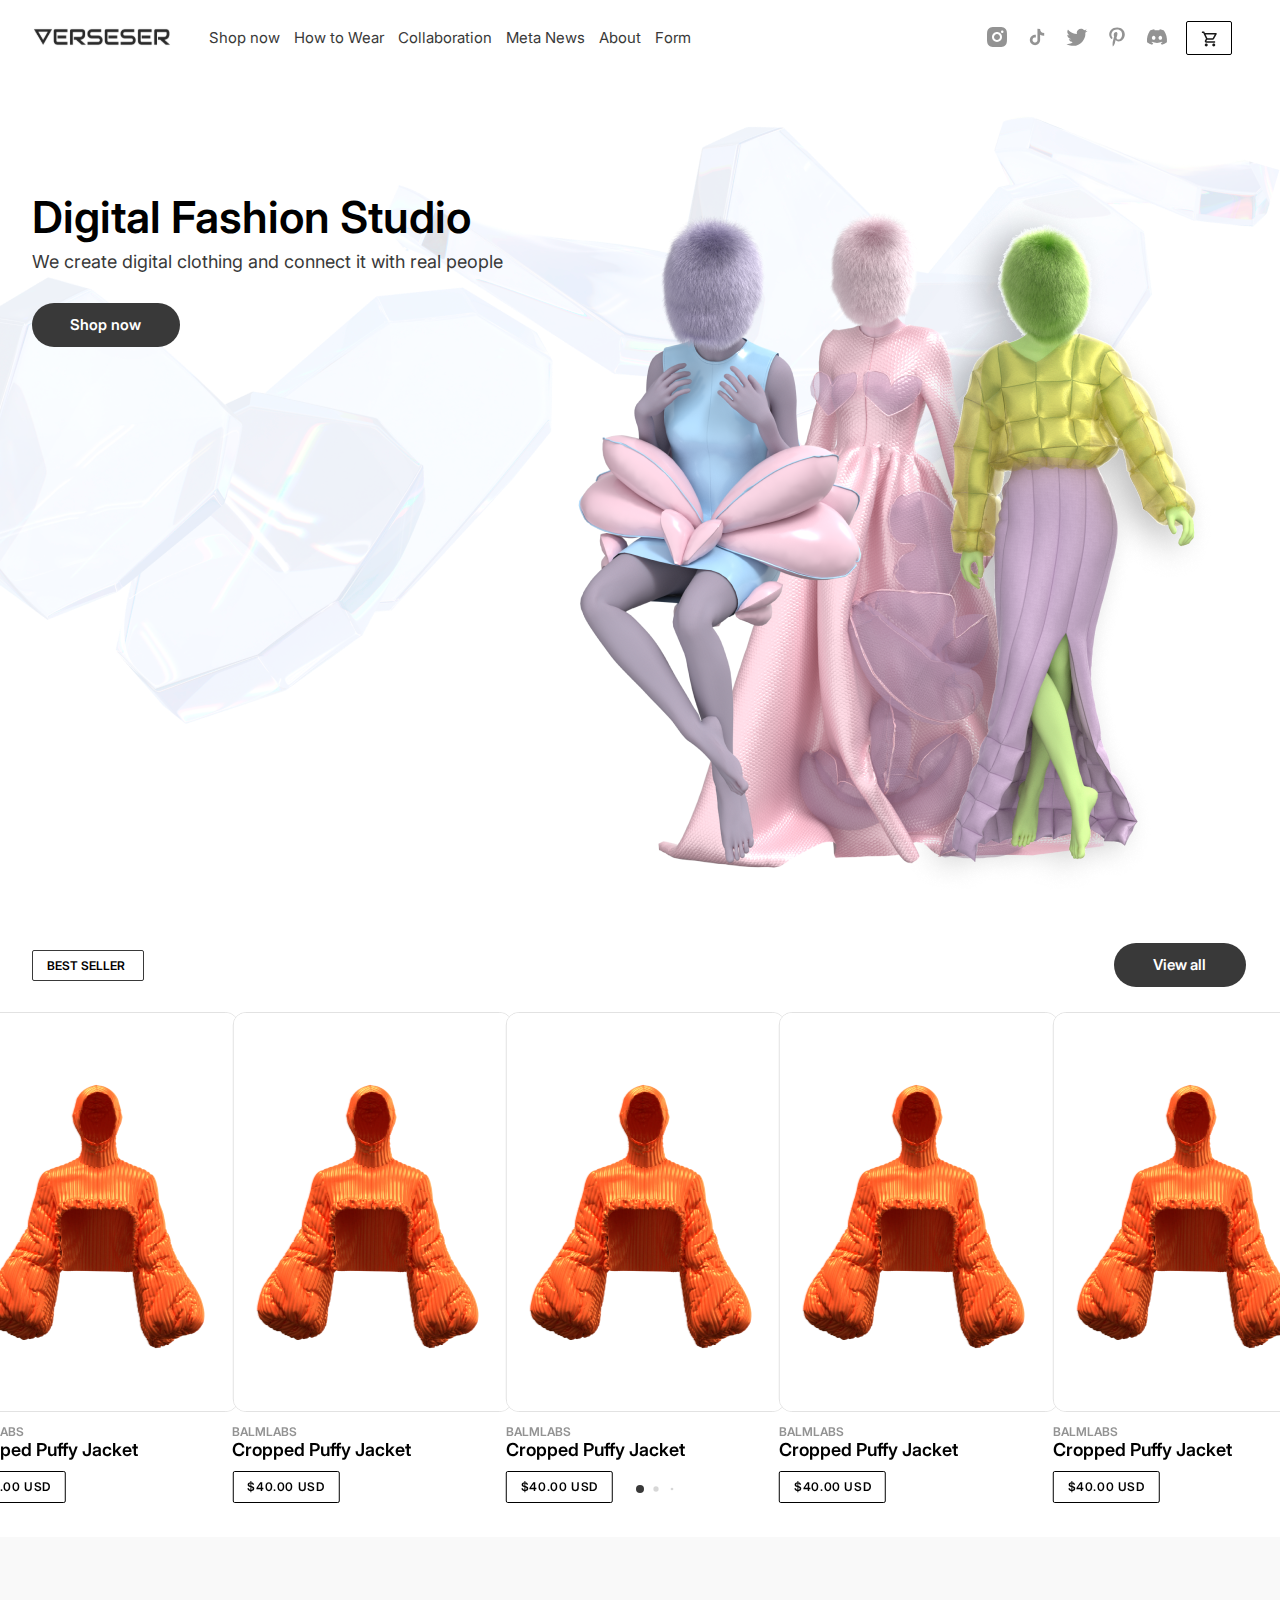
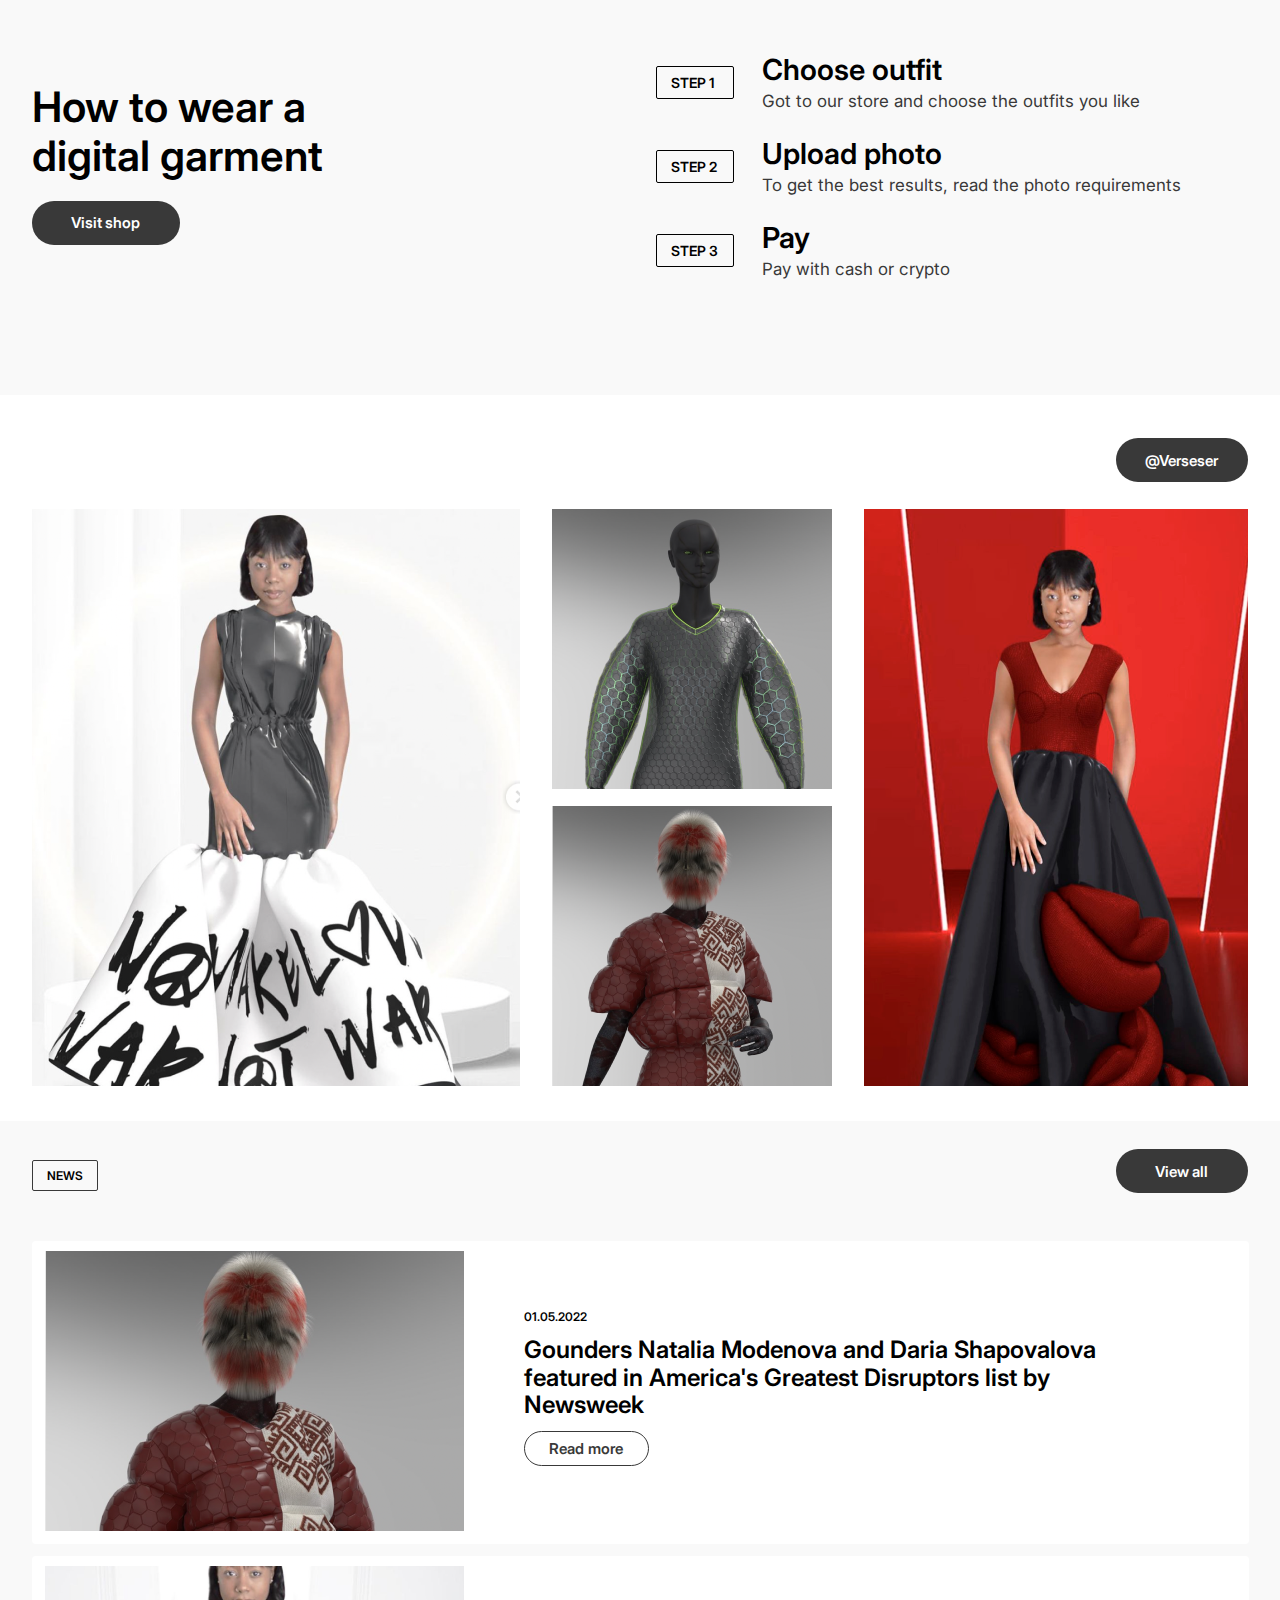
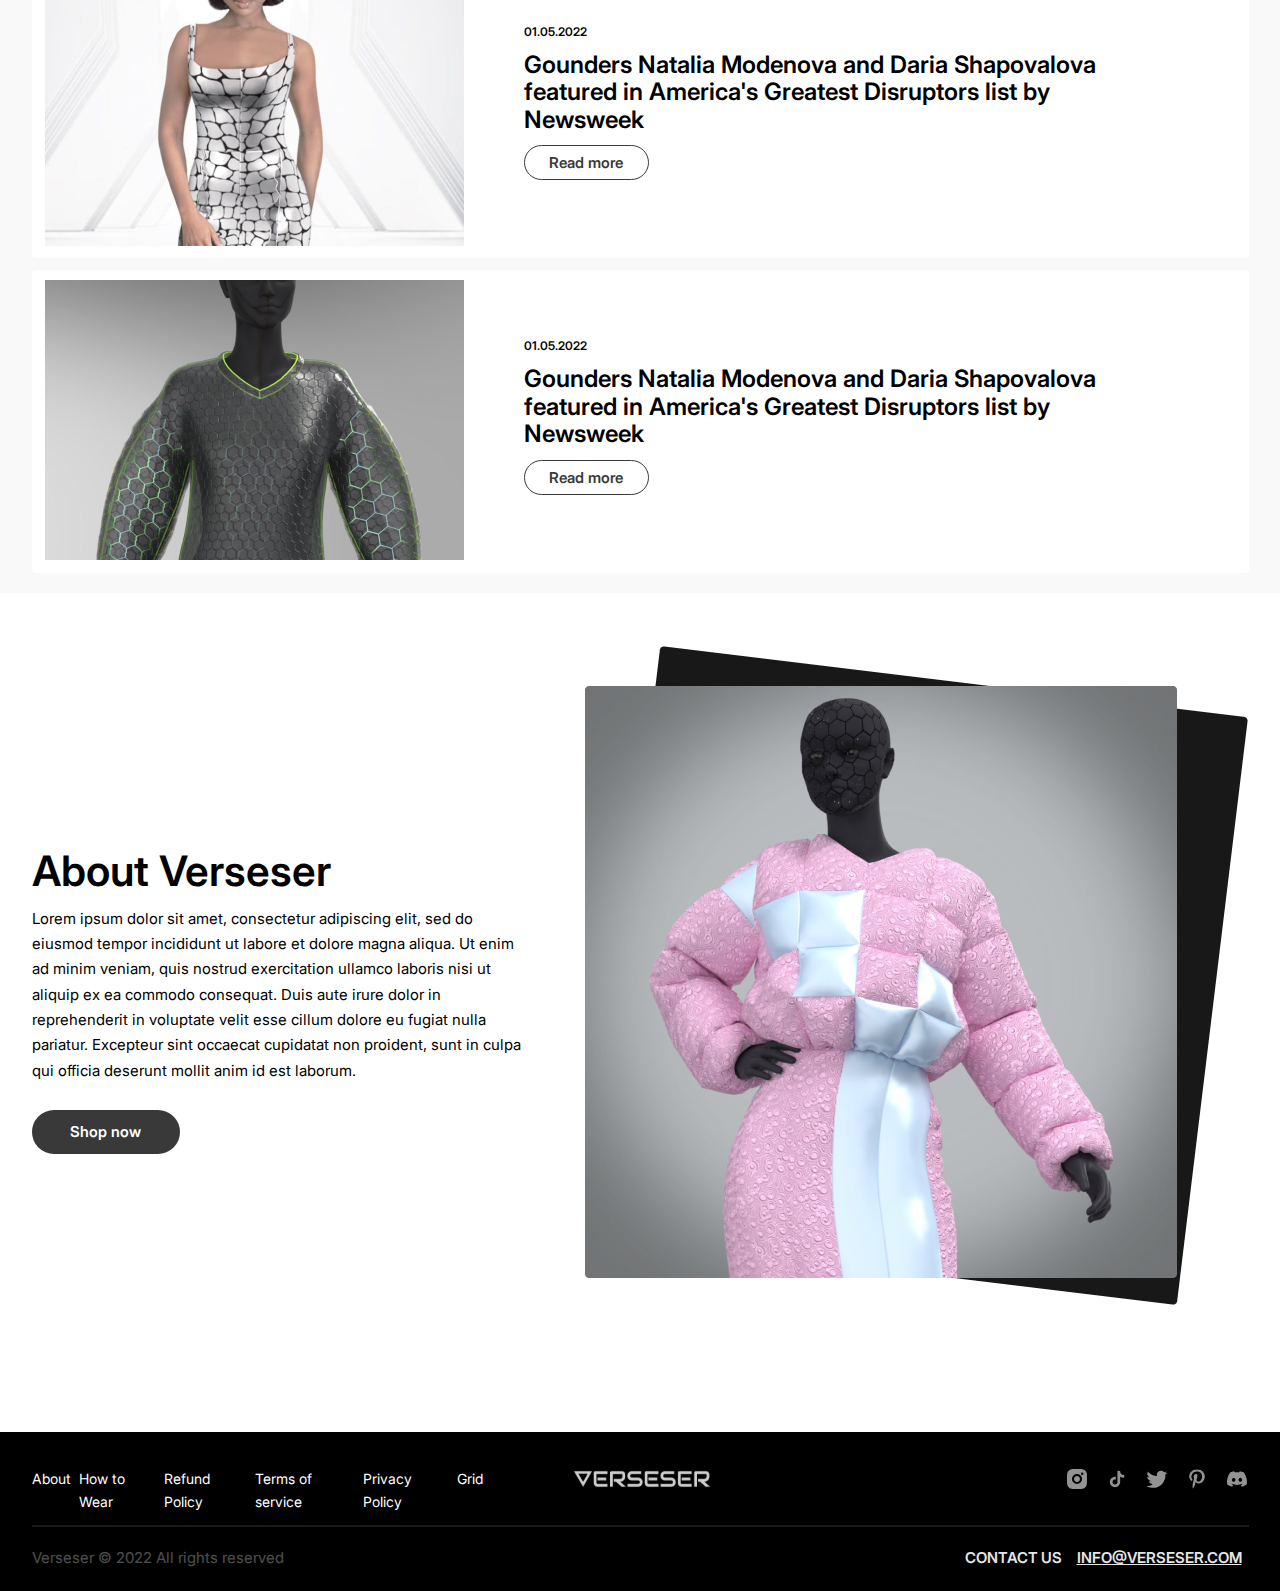
<file: index.html>
<!DOCTYPE html>
<html lang="en">
<head>
    <meta charset="UTF-8">
    <meta name="viewport" content="width=device-width, initial-scale=1.0">
    <title>Verseser</title>

    <link rel="stylesheet" href="css/normalize.css">
    <link rel="stylesheet" href="css/swiper-bundle.min.css">
    <link rel="stylesheet" href="css/style.css">
</head>
<body>


<header class="header">
    <div class="container">
        <div class="logo">
            <img src="images/logo.svg" alt="Logo">
        </div>

        <nav class="menu">
            <ul class="menu-list">
                <li class="menu-item">
                    <a href="#">Shop now</a>
                </li>
                <li class="menu-item">
                    <a href="#">How to Wear</a>
                </li>
                <li class="menu-item">
                    <a href="#">Collaboration</a>
                </li>
                <li class="menu-item">
                    <a href="#">Meta News</a>
                </li>
                <li class="menu-item">
                    <a href="#">About</a>
                </li>
                <li class="menu-item">
                    <a href="form.html">Form</a>
                </li>
            </ul>
        </nav>
        <nav class="social-media">
            <ul class="social-icons-list">
                <li class="icon-item">
                    <a href="#" target="_blank">
                        <img src="images/inst.svg" alt="Instagram">
                    </a>
                </li>
                <li class="icon-item">
                    <a href="#" target="_blank">
                        <img src="images/tiktok.svg" alt="TikTok">
                    </a>
                </li>
                <li class="icon-item">
                    <a href="#" target="_blank">
                        <img src="images/twitter.svg" alt="Twitter">
                    </a>
                </li>
                <li class="icon-item">
                    <a href="#" target="_blank">
                        <img src="images/pinterest.svg" alt="Pinterest">
                    </a>
                </li>
                <li class="icon-item">
                    <a href="#" target="_blank">
                        <img src="images/discord.svg" alt="Discord">
                    </a>
                </li>
            </ul>
        </nav>
        <div class="basket">
            <a href="#">
                <img src="images/basket.svg" alt="Basket" class="basket-image">
            </a>
        </div>
    </div>
</header>

<main>
    <section class="main-content">
        <div class="container">
            <img src="images/main_background.png" alt="Background" class="background-image">
            <div class="main-items">
                <div class="main-info">
                    <h1 class="main-title">Digital Fashion Studio</h1>
                    <p class="main-text">We create digital clothing and connect it with real people</p>
                    <div class="main-action">
                        <button class="button shop-now-btn" id="main-action-button">Shop now</button>
                    </div>
                </div>
                <div class="main-image">
                    <img src="images/main_image.png" alt="Dress">
                </div>

            </div>
        </div>
    </section>


    <section class="discount-catalog">
        <h2 class="sr-only">Discount catalog</h2>
        <div class="container">
            <header class="header-best-seller">
                <div class="name-of-section name-of-section-best-seller">
                    <p class="text-name-of-section">BEST SELLER</p>
                </div>
                <button class="button view-all-btn">View all</button>
            </header>
        </div>
        <div class="slide-container swiper">
            <div class="swiper-pagination"></div>
            <div class="slide-content">
                <div class="card-wrapper swiper-wrapper">
                    <div class="card swiper-slide">
                        <div class="image-content">
                            <div class="card-image">
                                <img src="images/slider_jacket.png" alt="Dress" class="card-img">
                            </div>
                        </div>
                        <div class="card-content">
                            <p class="firm-name">BALMLABS</p>
                            <p class="product-name">Cropped Puffy Jacket</p>
                            <div class="price">
                                <p class="price-count">$40.00 USD</p>
                            </div>
                        </div>
                    </div>
                    <div class="card swiper-slide">
                        <div class="image-content">
                            <div class="card-image">
                                <img src="images/slider_jacket.png" alt="Dress" class="card-img">
                            </div>
                        </div>
                        <div class="card-content">
                            <p class="firm-name">BALMLABS</p>
                            <p class="product-name">Cropped Puffy Jacket</p>
                            <div class="price">
                                <p class="price-count">$40.00 USD</p>
                            </div>
                        </div>
                    </div>
                    <div class="card swiper-slide">
                        <div class="image-content">
                            <div class="card-image">
                                <img src="images/slider_jacket.png" alt="Dress" class="card-img">
                            </div>
                        </div>
                        <div class="card-content">
                            <p class="firm-name">BALMLABS</p>
                            <p class="product-name">Cropped Puffy Jacket</p>
                            <div class="price">
                                <p class="price-count">$40.00 USD</p>
                            </div>
                        </div>
                    </div>
                    <div class="card swiper-slide">
                        <div class="image-content">
                            <div class="card-image">
                                <img src="images/slider_jacket.png" alt="Dress" class="card-img">
                            </div>
                        </div>
                        <div class="card-content">
                            <p class="firm-name">BALMLABS</p>
                            <p class="product-name">Cropped Puffy Jacket</p>
                            <div class="price">
                                <p class="price-count">$40.00 USD</p>
                            </div>
                        </div>
                    </div>
                    <div class="card swiper-slide">
                        <div class="image-content">
                            <div class="card-image">
                                <img src="images/slider_jacket.png" alt="Dress" class="card-img">
                            </div>
                        </div>
                        <div class="card-content">
                            <p class="firm-name">BALMLABS</p>
                            <p class="product-name">Cropped Puffy Jacket</p>
                            <div class="price">
                                <p class="price-count">$40.00 USD</p>
                            </div>
                        </div>
                    </div>
                    <div class="card swiper-slide">
                        <div class="image-content">
                            <div class="card-image">
                                <img src="images/slider_jacket.png" alt="Dress" class="card-img">
                            </div>
                        </div>
                        <div class="card-content">
                            <p class="firm-name">BALMLABS</p>
                            <p class="product-name">Cropped Puffy Jacket</p>
                            <div class="price">
                                <p class="price-count">$40.00 USD</p>
                            </div>
                        </div>
                    </div>
                    <div class="card swiper-slide">
                        <div class="image-content">
                            <div class="card-image">
                                <img src="images/slider_jacket.png" alt="Dress" class="card-img">
                            </div>
                        </div>
                        <div class="card-content">
                            <p class="firm-name">BALMLABS</p>
                            <p class="product-name">Cropped Puffy Jacket</p>
                            <div class="price">
                                <p class="price-count">$40.00 USD</p>
                            </div>
                        </div>
                    </div>
                    <div class="card swiper-slide">
                        <div class="image-content">
                            <div class="card-image">
                                <img src="images/slider_jacket.png" alt="Dress" class="card-img">
                            </div>
                        </div>
                        <div class="card-content">
                            <p class="firm-name">BALMLABS</p>
                            <p class="product-name">Cropped Puffy Jacket</p>
                            <div class="price">
                                <p class="price-count">$40.00 USD</p>
                            </div>
                        </div>
                    </div>
                    <div class="card swiper-slide">
                        <div class="image-content">
                            <div class="card-image">
                                <img src="images/slider_jacket.png" alt="Dress" class="card-img">
                            </div>
                        </div>
                        <div class="card-content">
                            <p class="firm-name">BALMLABS</p>
                            <p class="product-name">Cropped Puffy Jacket</p>
                            <div class="price">
                                <p class="price-count">$40.00 USD</p>
                            </div>
                        </div>
                    </div>
                </div>
            </div>


        </div>
    </section>

    <section class="how-to-wear">
        <div class="container">
            <div class="how-to-wear-items">
                <div class="how-to-wear-info">
                    <h2 class="title-how-to-wear">How to wear a digital garment </h2>
                    <button class="button how-to-wear-button">Visit shop</button>
                </div>
                <div class="step-list">
                    <div class="step-item">
                        <div class="step-number">
                            <p class="step">STEP 1</p>
                        </div>
                        <div class="step-info">
                            <h3 class="step-title">Choose outfit</h3>
                            <p class="step-description">Got to our store and choose the outfits you like</p>
                        </div>
                    </div>
                    <div class="step-item">
                        <div class="step-number">
                            <p class="step">STEP 2</p>
                        </div>
                        <div class="step-info">
                            <h3 class="step-title">Upload photo</h3>
                            <p class="step-description">To get the best results, read the photo requirements</p>
                        </div>
                    </div>
                    <div class="step-item">
                        <div class="step-number">
                            <p class="step">STEP 3</p>
                        </div>
                        <div class="step-info">
                            <h3 class="step-title">Pay</h3>
                            <p class="step-description">Pay with cash or crypto</p>
                        </div>
                    </div>
                </div>
            </div>
        </div>
    </section>

    <section class="gallery">
        <h2 class="sr-only">Dress gallery</h2>
        <div class="container">
            <button class="button instagram-btn">@Verseser</button>
            <div class="gallery-grid">
                <div class="gallery-grid-image1">
                    <img src="images/gallery_1.png" alt="Image 1">
                </div>
                <div class="gallery-grid-image2">
                    <img src="images/gallery_2.png" alt="Image 2">
                </div>
                <div class="gallery-grid-image3">
                    <img src="images/gallery_3.png" alt="Image 3">
                </div>
                <div class="gallery-grid-image4">
                    <img src="images/gallery_4.png" alt="Image 4">
                </div>
            </div>
        </div>
    </section>

    <section class="news">
        <h2 class="sr-only">News</h2>
        <div class="container">
            <header class="news-header">
                <div class="name-of-section name-of-section-news">
                    <p class="text-name-of-section">NEWS</p>
                </div>
                <button class="button view-all-btn">View all</button>
            </header>
            <div class="news-block">
                <div class="news-list">
                    <div class="news-item">
                        <div class="news-image">
                            <img src="images/news_1.png" alt="News 1">
                        </div>
                        <div class="news-info">
                            <p class="news-date">01.05.2022</p>
                            <h3 class="news-title">Gounders Natalia Modenova and Daria Shapovalova
                                featured in America's Greatest Disruptors list by Newsweek</h3>
                            <button class="button read-more-btn">Read more</button>
                        </div>
                    </div>
                    <div class="news-item">
                        <div class="news-image">
                            <img src="images/news_2.png" alt="News 2">
                        </div>
                        <div class="news-info">
                            <p class="news-date">01.05.2022</p>
                            <h3 class="news-title">Gounders Natalia Modenova and Daria Shapovalova
                                featured in America's Greatest Disruptors list by Newsweek</h3>
                            <button class="button read-more-btn">Read more</button>
                        </div>
                    </div>
                    <div class="news-item">
                        <div class="news-image">
                            <img src="images/news_3.png" alt="News 3">
                        </div>
                        <div class="news-info">
                            <p class="news-date">01.05.2022</p>
                            <h3 class="news-title">Gounders Natalia Modenova and Daria Shapovalova
                                featured in America's Greatest Disruptors list by Newsweek</h3>
                            <button class="button read-more-btn">Read more</button>
                        </div>
                    </div>
                </div>
            </div>
        </div>

    </section>

    <section class="about">
        <div class="container">
            <div class="about-items">
                <div class="about-info">
                    <h2 class="about-title">About Verseser</h2>
                    <p class="about-description">Lorem ipsum dolor sit amet, consectetur adipiscing elit,
                        sed do eiusmod tempor incididunt ut labore et dolore magna aliqua.
                        Ut enim ad minim veniam, quis nostrud exercitation ullamco laboris nisi ut aliquip ex ea commodo
                        consequat.
                        Duis aute irure dolor in reprehenderit in voluptate velit esse cillum dolore eu fugiat nulla
                        pariatur.
                        Excepteur sint occaecat cupidatat non proident, sunt in culpa qui officia deserunt mollit anim
                        id est
                        laborum.</p>
                    <button class="button shop-now-btn-about">Shop now</button>
                </div>
                <div class="about-image">
                    <img src="images/about_image.png" alt="Dress">
                </div>
            </div>
        </div>
    </section>
</main>

<footer class="footer">
    <div class="container">
        <div class="menu-logo-social-icons">
            <nav class="menu-footer">
                <ul class="menu-list-footer">
                    <li class="menu-item-footer">
                        <a href="#">About</a>
                    </li>
                    <li class="menu-item-footer">
                        <a href="#">How to Wear</a>
                    </li>
                    <li class="menu-item-footer">
                        <a href="#">Refund Policy</a>
                    </li>
                    <li class="menu-item-footer">
                        <a href="#">Terms of service</a>
                    </li>
                    <li class="menu-item-footer">
                        <a href="#">Privacy Policy</a>
                    </li>
                    <li class="menu-item-footer">
                        <a href="grid.html">Grid</a>
                    </li>
                </ul>
            </nav>
            <div class="footer-img">
                <img src="images/logo_white.svg" alt="Logo">
            </div>
            <nav class="social-media-footer">
                <ul class="social-icons-list-footer">
                    <li class="icon-item">
                        <a href="#" target="_blank">
                            <img src="images/inst.svg" alt="Instagram">
                        </a>
                    </li>
                    <li class="icon-item">
                        <a href="#" target="_blank">
                            <img src="images/tiktok.svg" alt="TikTok">
                        </a>
                    </li>
                    <li class="icon-item">
                        <a href="#" target="_blank">
                            <img src="images/twitter.svg" alt="Twitter">
                        </a>
                    </li>
                    <li class="icon-item">
                        <a href="#" target="_blank">
                            <img src="images/pinterest.svg" alt="Pinterest">
                        </a>
                    </li>
                    <li class="icon-item">
                        <a href="#" target="_blank">
                            <img src="images/discord.svg" alt="Discord">
                        </a>
                    </li>
                </ul>
            </nav>
        </div>

        <div class="line-footer"></div>

        <div class="rights-contact">
            <p class="rights">Verseser © 2022 All rights reserved</p>
            <p class="contact">CONTACT US <a href="#" class="footer-verseser-link">INFO@VERSESER.COM</a></p>
        </div>
    </div>
</footer>


</body>

<script src="js/swiper-bundle.min.js"></script>

<script src="js/script.js"></script>

</html>
</file>
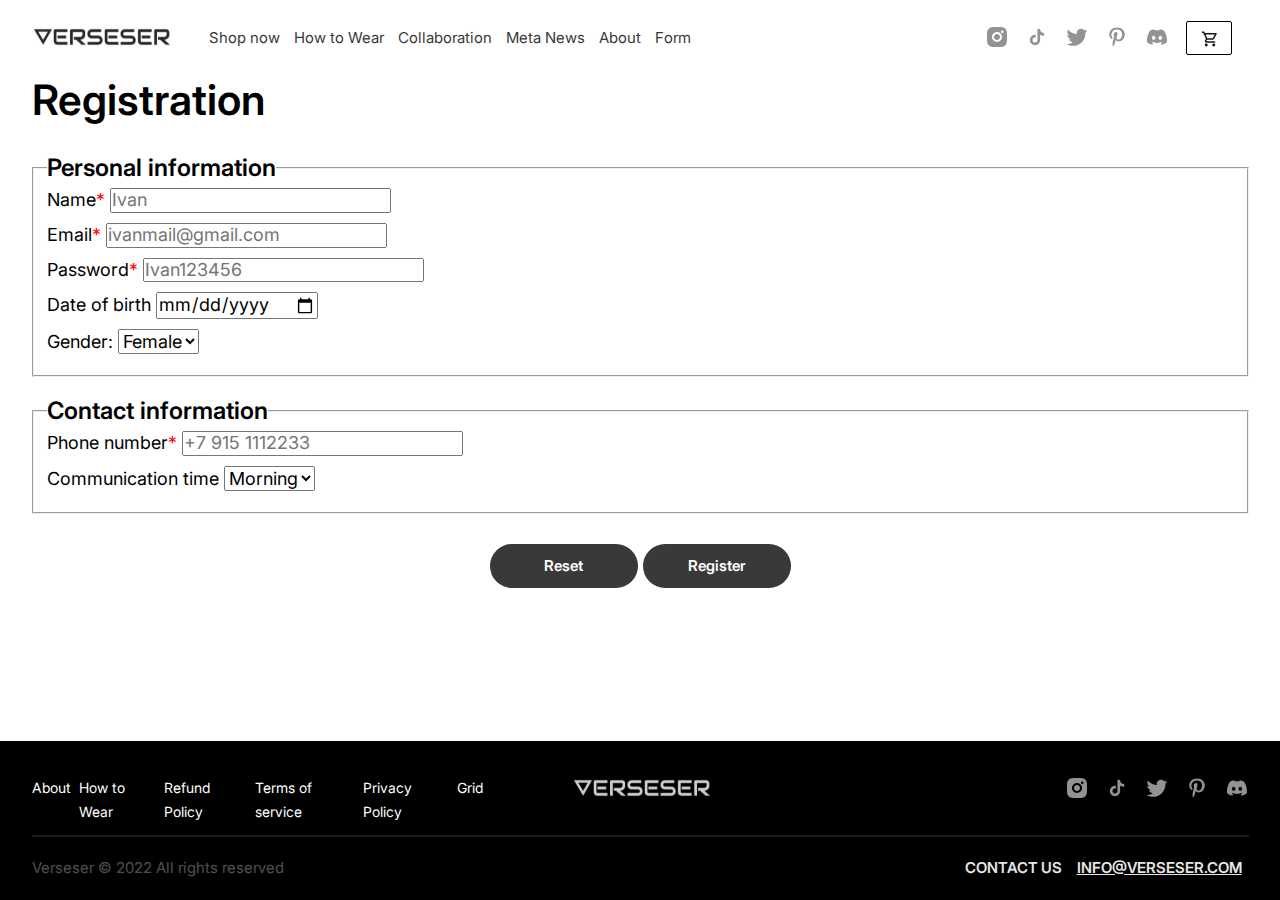
<file: form.html>
<!DOCTYPE html>
<html lang="en">
<head>
    <meta charset="UTF-8">
    <title>Form</title>

    <link rel="stylesheet" href="css/normalize.css">
    <link rel="stylesheet" href="css/style.css">
    <link rel="stylesheet" href="css/form_style.css">
</head>
<body>


<header class="header">
    <div class="container">
        <div class="logo">
            <img src="images/logo.svg" alt="Logo">
        </div>

        <nav class="menu">
            <ul class="menu-list">
                <li class="menu-item">
                    <a href="index.html">Shop now</a>
                </li>
                <li class="menu-item">
                    <a href="#">How to Wear</a>
                </li>
                <li class="menu-item">
                    <a href="#">Collaboration</a>
                </li>
                <li class="menu-item">
                    <a href="#">Meta News</a>
                </li>
                <li class="menu-item">
                    <a href="#">About</a>
                </li>
                <li class="menu-item">
                    <a href="form.html">Form</a>
                </li>
            </ul>
        </nav>
        <nav class="social-media">
            <ul class="social-icons-list">
                <li class="icon-item">
                    <a href="#" target="_blank">
                        <img src="images/inst.svg" alt="Instagram">
                    </a>
                </li>
                <li class="icon-item">
                    <a href="#" target="_blank">
                        <img src="images/tiktok.svg" alt="TikTok">
                    </a>
                </li>
                <li class="icon-item">
                    <a href="#" target="_blank">
                        <img src="images/twitter.svg" alt="Twitter">
                    </a>
                </li>
                <li class="icon-item">
                    <a href="#" target="_blank">
                        <img src="images/pinterest.svg" alt="Pinterest">
                    </a>
                </li>
                <li class="icon-item">
                    <a href="#" target="_blank">
                        <img src="images/discord.svg" alt="Discord">
                    </a>
                </li>
            </ul>
        </nav>
        <div class="basket">
            <a href="#">
                <img src="images/basket.svg" alt="Basket" class="basket-image">
            </a>
        </div>
    </div>
</header>

<main>
    <section class="registration">
        <div class="container">
            <h2 class="registration-title">Registration</h2>
            <div class="registration-form">
                <form action="//httpbin.org/post" method="post">
                    <fieldset class="personal-info-fieldset">
                        <legend>Personal information</legend>
                        <div class="input-blocks">
                            <div class="input-block">
                                <label>
                                    Name<span class="required-symbol">*</span>
                                    <input type="text" name="name" placeholder="Ivan" required>
                                </label>
                            </div>
                            <div class="input-block">
                                <label>
                                    Email<span class="required-symbol">*</span>
                                    <input type="email" name="email" placeholder="ivanmail@gmail.com" required>
                                </label>
                            </div>
                            <div class="input-block">
                                <label>
                                    Password<span class="required-symbol">*</span>
                                    <input type="password" name="password" placeholder="Ivan123456" required>
                                </label>
                            </div>
                            <div class="input-block">
                                <label>
                                    Date of birth
                                    <input type="date" name="date">
                                </label>
                            </div>
                            <div class="input-block">
                                <label>
                                    Gender:
                                    <select name="gender">
                                        <option value="male">Male</option>
                                        <option value="female" selected>Female</option>
                                    </select>
                                </label>
                            </div>
                        </div>
                    </fieldset>
                    <fieldset class="contact-info-fieldset">
                        <legend>Contact information</legend>
                        <div class="input-blocks">
                            <div class="input-block">
                                <label for="phone">
                                    Phone number<span class="required-symbol">*</span>
                                </label>
                                <input type="tel" id="phone" name="phone" minlength="11" maxlength="12"
                                       placeholder="+7 915 1112233" required>
                            </div>
                            <div class="input-block">
                                <label for="time">
                                    Communication time
                                </label>
                                <select class="select-time" id="time" name="time">
                                    <option value="morning" selected>Morning</option>
                                    <option value="daytime">Daytime</option>
                                    <option value="evening">Evening</option>
                                    <option value="night">Night</option>
                                </select>

                            </div>
                        </div>
                    </fieldset>
                    <div class="registration-form-buttons">
                        <button type="reset" class="button">Reset</button>
                        <button type="submit" class="button">Register</button>
                    </div>
                </form>
            </div>
        </div>
    </section>
</main>

    <footer class="footer">
        <div class="container">
            <div class="menu-logo-social-icons">
                <nav class="menu-footer">
                    <ul class="menu-list-footer">
                        <li class="menu-item-footer">
                            <a href="#">About</a>
                        </li>
                        <li class="menu-item-footer">
                            <a href="#">How to Wear</a>
                        </li>
                        <li class="menu-item-footer">
                            <a href="#">Refund Policy</a>
                        </li>
                        <li class="menu-item-footer">
                            <a href="#">Terms of service</a>
                        </li>
                        <li class="menu-item-footer">
                            <a href="#">Privacy Policy</a>
                        </li>
                        <li class="menu-item-footer">
                            <a href="grid.html">Grid</a>
                        </li>
                    </ul>
                </nav>
                <div class="footer-img">
                    <img src="images/logo_white.svg" alt="Logo">
                </div>
                <nav class="social-media-footer">
                    <ul class="social-icons-list-footer">
                        <li class="icon-item">
                            <a href="#" target="_blank">
                                <img src="images/inst.svg" alt="Instagram">
                            </a>
                        </li>
                        <li class="icon-item">
                            <a href="#" target="_blank">
                                <img src="images/tiktok.svg" alt="TikTok">
                            </a>
                        </li>
                        <li class="icon-item">
                            <a href="#" target="_blank">
                                <img src="images/twitter.svg" alt="Twitter">
                            </a>
                        </li>
                        <li class="icon-item">
                            <a href="#" target="_blank">
                                <img src="images/pinterest.svg" alt="Pinterest">
                            </a>
                        </li>
                        <li class="icon-item">
                            <a href="#" target="_blank">
                                <img src="images/discord.svg" alt="Discord">
                            </a>
                        </li>
                    </ul>
                </nav>
            </div>

            <div class="line-footer"></div>

            <div class="rights-contact">
                <p class="rights">Verseser © 2022 All rights reserved</p>
                <p class="contact">CONTACT US <a href="#" class="footer-verseser-link">INFO@VERSESER.COM</a></p>
            </div>
        </div>
    </footer>



</body>
</html>
</file>
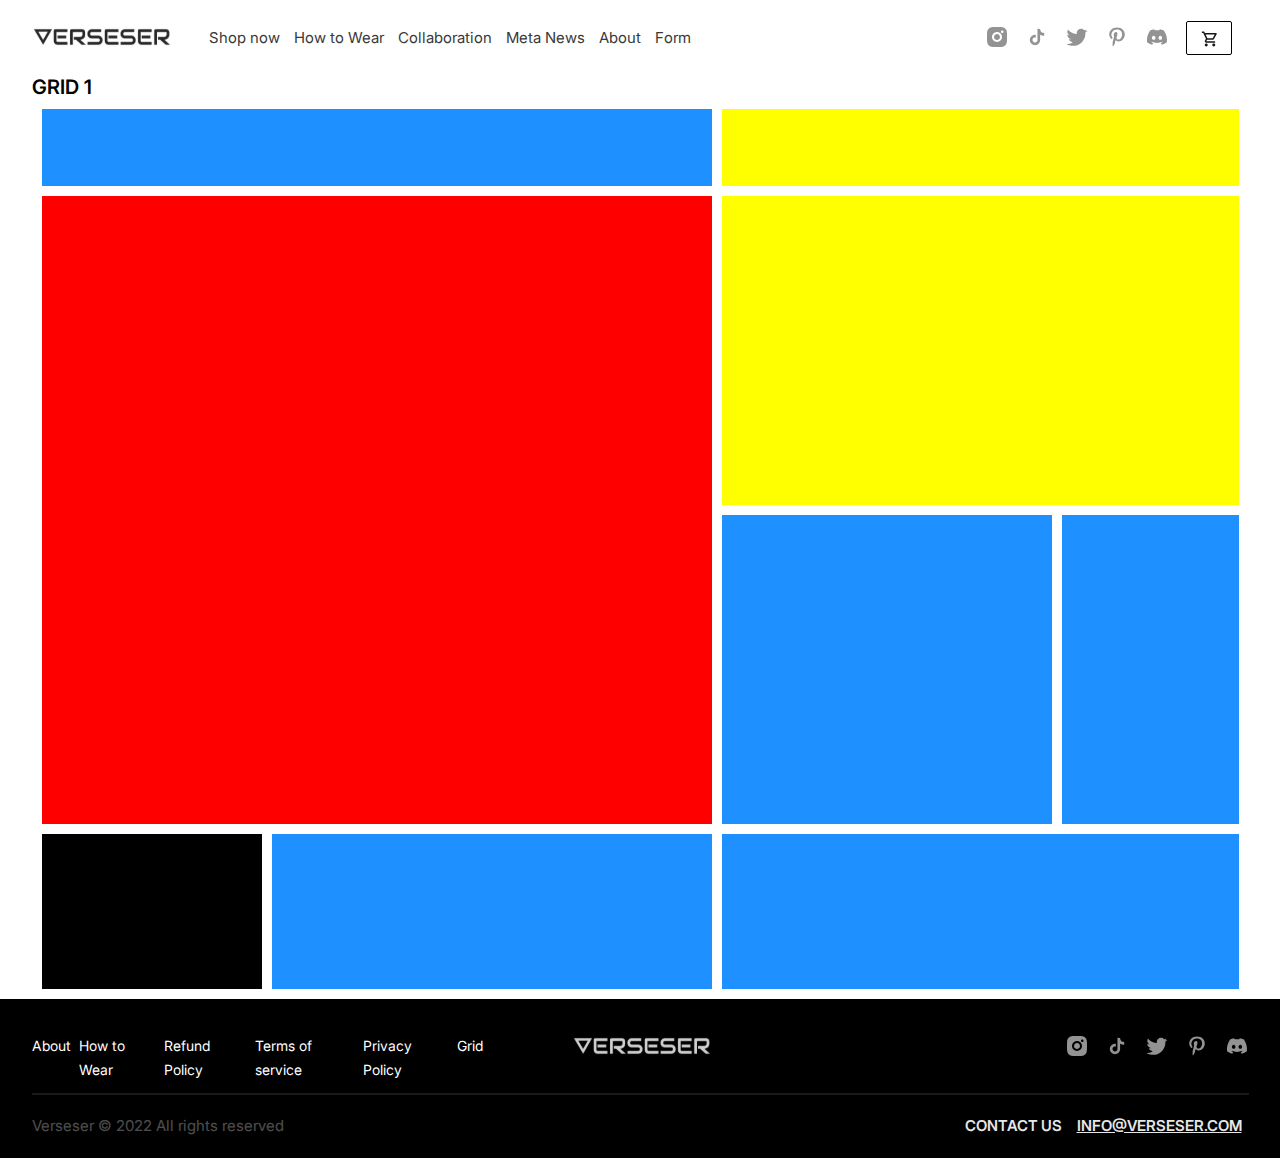
<file: grid.html>
<!DOCTYPE html>
<html lang="en">
<head>
    <meta charset="UTF-8">
    <title>Grid</title>

    <link rel="stylesheet" href="css/normalize.css">
    <link rel="stylesheet" href="css/style.css">
    <link rel="stylesheet" href="css/grid_style.css">
</head>
<body>


<header class="header">
    <div class="container">
        <div class="logo">
            <img src="images/logo.svg" alt="Logo">
        </div>

        <nav class="menu">
            <ul class="menu-list">
                <li class="menu-item">
                    <a href="index.html">Shop now</a>
                </li>
                <li class="menu-item">
                    <a href="#">How to Wear</a>
                </li>
                <li class="menu-item">
                    <a href="#">Collaboration</a>
                </li>
                <li class="menu-item">
                    <a href="#">Meta News</a>
                </li>
                <li class="menu-item">
                    <a href="#">About</a>
                </li>
                <li class="menu-item">
                    <a href="form.html">Form</a>
                </li>
            </ul>
        </nav>
        <nav class="social-media">
            <ul class="social-icons-list">
                <li class="icon-item">
                    <a href="#" target="_blank">
                        <img src="images/inst.svg" alt="Instagram">
                    </a>
                </li>
                <li class="icon-item">
                    <a href="#" target="_blank">
                        <img src="images/tiktok.svg" alt="TikTok">
                    </a>
                </li>
                <li class="icon-item">
                    <a href="#" target="_blank">
                        <img src="images/twitter.svg" alt="Twitter">
                    </a>
                </li>
                <li class="icon-item">
                    <a href="#" target="_blank">
                        <img src="images/pinterest.svg" alt="Pinterest">
                    </a>
                </li>
                <li class="icon-item">
                    <a href="#" target="_blank">
                        <img src="images/discord.svg" alt="Discord">
                    </a>
                </li>
            </ul>
        </nav>
        <div class="basket">
            <a href="#">
                <img src="images/basket.svg" alt="Basket" class="basket-image">
            </a>
        </div>
    </div>
</header>
<main>
    <section class="grid-number-one">
        <div class="container">
            <header class="header-grid">
                <h2 class="title-grid">GRID 1</h2>
            </header>
            <div class="grid-background">
                <div class="grid-container-one">
                    <div class="grid-item item1"></div>
                    <div class="grid-item item2"></div>
                    <div class="grid-item item3"></div>
                    <div class="grid-item item4"></div>
                    <div class="grid-item item5"></div>
                    <div class="grid-item item6"></div>
                    <div class="grid-item item7"></div>
                    <div class="grid-item item8"></div>
                    <div class="grid-item item9"></div>
                </div>
            </div>
        </div>
    </section>
</main>

<footer class="footer">
    <div class="container">
        <div class="menu-logo-social-icons">
            <nav class="menu-footer">
                <ul class="menu-list-footer">
                    <li class="menu-item-footer">
                        <a href="#">About</a>
                    </li>
                    <li class="menu-item-footer">
                        <a href="#">How to Wear</a>
                    </li>
                    <li class="menu-item-footer">
                        <a href="#">Refund Policy</a>
                    </li>
                    <li class="menu-item-footer">
                        <a href="#">Terms of service</a>
                    </li>
                    <li class="menu-item-footer">
                        <a href="#">Privacy Policy</a>
                    </li>
                    <li class="menu-item-footer">
                        <a href="grid.html">Grid</a>
                    </li>
                </ul>
            </nav>
            <div class="footer-img">
                <img src="images/logo_white.svg" alt="Logo">
            </div>
            <nav class="social-media-footer">
                <ul class="social-icons-list-footer">
                    <li class="icon-item">
                        <a href="#" target="_blank">
                            <img src="images/inst.svg" alt="Instagram">
                        </a>
                    </li>
                    <li class="icon-item">
                        <a href="#" target="_blank">
                            <img src="images/tiktok.svg" alt="TikTok">
                        </a>
                    </li>
                    <li class="icon-item">
                        <a href="#" target="_blank">
                            <img src="images/twitter.svg" alt="Twitter">
                        </a>
                    </li>
                    <li class="icon-item">
                        <a href="#" target="_blank">
                            <img src="images/pinterest.svg" alt="Pinterest">
                        </a>
                    </li>
                    <li class="icon-item">
                        <a href="#" target="_blank">
                            <img src="images/discord.svg" alt="Discord">
                        </a>
                    </li>
                </ul>
            </nav>
        </div>

        <div class="line-footer"></div>

        <div class="rights-contact">
            <p class="rights">Verseser © 2022 All rights reserved</p>
            <p class="contact">CONTACT US <a href="#" class="footer-verseser-link">INFO@VERSESER.COM</a></p>
        </div>
    </div>
</footer>

</body>
</html>
</file>
<file: css/style.css>
* {
    margin: 0;
    padding: 0;
}

@font-face {
    font-family: 'Inter-Regular';
    src: url("../fonts/Inter_18pt-Regular.ttf");
}

@font-face {
    font-family: 'Inter-Semibold';
    src: url("../fonts/Inter_28pt-SemiBold.ttf");
}

:root {
    font-size: 62.5%;

    --color-white: #ffffff;
    --color-black: #000000;
    --color-gray-dark: #393939;
    --color-gray-light: #E2E2E2;
    --color-gray-medium: #939393;
    --color-hover-dark: #575353;
    --color-background-light: #F9F9F9;
    --color-red: #ff0000;
    --color-blue: dodgerblue;
    --color-yellow: #ffff00;
}

body {
    background-color: var(--color-white);
    font-family: 'Inter-Regular', sans-serif;
    color: var(--color-black);
}

.sr-only {
    position: absolute;
    width: 1px;
    height: 1px;
    margin: -1px;
    border: 0;
    padding: 0;
    white-space: nowrap;
    clip-path: inset(100%);
    clip: rect(0 0 0 0);
    overflow: hidden;
}

.container {
    max-width: 1217px;
    margin: 0 auto;
}

.main {
    position: relative;
    overflow: hidden;
}

.header {
    padding: 21px 0;
}

.header .container {
    display: flex;
    align-items: center;
}

.menu {
    margin-left: 37px;
}

.menu-list {
    list-style: none;
    display: flex;
    gap: 14px;
}

.menu-item a {
    font-size: 1.5rem;
    line-height: 100%;
    text-decoration: none;
    cursor: pointer;
    color: var(--color-gray-dark);
}

.menu-item a:hover {
    border-bottom: 1px solid var(--color-black);
}

.social-media {
    margin-left: 294px;
}

.social-icons-list {
    list-style: none;
    display: flex;
    gap: 16px;
}

.main-content {
    padding-top: 90px;
    padding-bottom: 27px;
}

.main-items {
    display: flex;
}

.main-title {
    font-family: 'Inter-Semibold', sans-serif;
    font-size: 4.4rem;
    line-height: 100%;
    margin-bottom: 8px;
}

.main-text {
    max-width: 553px;
    font-size: 1.8rem;
    line-height: 169%;
    color: var(--color-gray-dark);
    margin-bottom: 25px;
}


.name-of-section {
    font-family: 'Inter-Semibold', sans-serif;
    font-size: 1.2rem;
    border: 1px solid var(--color-gray-dark);
    border-radius: 2px;

}

.name-of-section-best-seller {
    margin-top: 7px;
    width: 112px;
    height: 31px;
    margin-right: 970px;
}

.text-name-of-section {
    margin: 8px 14px;
}

.button {
    background-color: var(--color-gray-dark);
    border-radius: 82px;
    width: 148px;
    height: 44px;
    box-sizing: border-box;
    font-size: 1.5rem;
    color: var(--color-white);
    font-family: 'Inter-Semibold', sans-serif;

    letter-spacing: 0.1px;
    border: 0;
    outline: none;
    cursor: pointer;
}

.button:hover {
    background-color: var(--color-hover-dark);
}

.basket {
    margin-left: 17px;
    width: 46px;
    height: 34px;
    border: 1px solid var(--color-black);
    border-radius: 2px;
}

.basket-image {
    margin: 8px 14px;
}

.background-image {
    position: absolute;
    top: 0;
    right: 0;
    z-index: -1;
}

.header-best-seller {
    display: flex;
}

.view-all-btn {
    width: 132px;
    margin-bottom: 25px;
}

.card-img {
    border-radius: 13px;
    border: 1px solid var(--color-gray-light);
    margin-bottom: 11px;
}

.firm-name {
    font-family: 'Inter-Semibold', sans-serif;
    font-size: 1.2rem;
    color: var(--color-gray-medium);
    margin-bottom: 1px;
}

.product-name {
    font-family: 'Inter-Semibold', sans-serif;
    font-size: 1.8rem;
    margin-bottom: 11px;
}

.price {
    border: 1px solid var(--color-black);
    border-radius: 2px;
    width: fit-content;

}

.slide-container {
    max-width: 1440px;
    margin-bottom: 34px;
}

.price-count {
    font-family: 'Inter-Semibold', sans-serif;
    font-size: 1.2rem;
    letter-spacing: 0.6px;
    margin: 8px 14px 8px 14px;
}

.swiper-pagination-bullet {
    background-color: var(--color-gray-dark);
    opacity: 0.2;
}

.swiper-pagination-bullet-active {
    background-color: var(--color-gray-dark);
    opacity: 1;
}

.how-to-wear {
    min-height: 458px;
    background-color: var(--color-background-light);
}

.how-to-wear-items {
    padding-top: 116px;
    display: flex;
}

.how-to-wear-info {
    padding-top: 30px;
}

.title-how-to-wear {
    max-width: 377px;
    font-family: 'Inter-Semibold', sans-serif;
    font-size: 4.2rem;
    margin-bottom: 21px;
}

.step-list {
    margin-left: 247px;
    max-width: 535px;
}

.step-item {
    display: flex;
    margin-bottom: 26px;
}

.step-number {
    width: 78px;
    height: 33px;
    border: 1px solid var(--color-black);
    border-radius: 2px;
    margin-top: 12.5px;
}

.step-info {
    margin-left: 28px;
    height: 58px;
}

.step-title {
    font-family: 'Inter-Semibold', sans-serif;
    font-size: 2.9rem;
}

.step-description {
    font-family: 'Inter-Regular', sans-serif;
    font-size: 1.7rem;
    line-height: 169%;
    color: var(--color-gray-dark);
}

.step {
    font-family: 'Inter-Semibold', sans-serif;
    font-size: 1.4rem;
    line-height: 120%;
    margin: 8px 14px;
}

.instagram-btn {
    margin-top: 26px;
    margin-left: 1084px;
    width: 132px;
}


.gallery {
    min-height: 726px;
    padding-top: 17px;
}


.gallery-grid {
    margin-top: 27px;
    display: grid;
    grid-template-columns: repeat(3, 1fr);
    grid-template-rows: repeat(2, 1fr);
    grid-gap: 17px 32px;
    max-width: 1216px;
    max-height: 602px;
}

.gallery-grid img {
    object-fit: cover;
    transition: transform 0.3s ease, box-shadow 0.3s ease;
}

.gallery-grid img:hover {
    cursor: pointer;
    transform: translateY(-14px);
    box-shadow: 0 4px 31px var(--color-gray-medium);
}

.gallery-grid-image1 {
    grid-column: 1 / 2;
    grid-row: 1 / 3;
    max-height: 577px;

}

.gallery-grid-image2 {
    grid-column: 2 / 3;
    grid-row: 1 / 2;
    max-height: 280px;
}

.gallery-grid-image3 {
    grid-column: 2 / 3;
    grid-row: 2 / 3;
    max-height: 280px;
}

.gallery-grid-image4 {
    grid-column: 3 / 4;
    grid-row: 1 / 3;
    max-height: 577px;
}

.news {
    background-color: var(--color-background-light);
    height: 1072px;
}

.news-header {
    display: flex;
    padding-top: 28px;
}

.news-list {
    margin-top: 23px;
}

.name-of-section-news {
    width: 66px;
    height: 31px;
    margin-right: 1018px;
    margin-top: 11px;
}

.news-item {
    display: flex;
    background-color: var(--color-white);
    border-radius: 4px;
    margin-bottom: 12px;
}

.news-info {
    margin-top: 69px;
    margin-left: 60px;
}

.news-date {
    font-family: 'Inter-Semibold', sans-serif;
    font-size: 1.2rem;
    margin-bottom: 12px;
}

.news-title {
    font-family: 'Inter-Semibold', sans-serif;
    font-size: 2.4rem;
    max-width: 644px;
    margin-bottom: 12px;
}

.read-more-btn {
    width: 125px;
    height: 35px;
    color: var(--color-gray-dark);
    background-color: transparent;
    border: 1px solid var(--color-gray-dark);
}

.news-image {
    margin: 10px 0 10px 13px;
}

.about {
    margin-bottom: 100px;
}

.about-items {
    display: flex;
}

.about-title {
    padding-top: 254px;
    font-family: 'Inter-Semibold', sans-serif;
    font-size: 4.2rem;
    margin-bottom: 10px;
}

.about-description {
    font-family: 'Inter-Regular', sans-serif;
    font-size: 1.5rem;
    max-width: 492px;
    line-height: 169%;
    margin-bottom: 27px;
}

.about-image {
    padding-top: 53px;
    margin-left: 61px;
    margin-bottom: 23px;
}

.footer {
    background-color: var(--color-black);
    min-height: 159px;
}

.menu-footer {
    height: 24px;

}

.menu-logo-social-icons {
    display: flex;
    padding-top: 35px;
}

.menu-list-footer {
    list-style: none;
    display: flex;
    gap: 8px;
}

.menu-item-footer a {
    font-family: 'Inter-Regular', sans-serif;
    font-size: 1.4rem;
    line-height: 169%;
    text-decoration: none;
    cursor: pointer;
    color: var(--color-white);
}

.footer-img {
    padding-top: 1px;
    margin-left: 89px;
}

.menu-item-footer a:hover {
    border-bottom: 1px solid var(--color-white);
}

.social-icons-list-footer {
    margin-left: 353px;
    list-style: none;
    display: flex;
    gap: 16px;
}

.line-footer {
    margin-top: 32px;
    border: 1px solid var(--color-white);
    opacity: 0.1;
}

.rights-contact {
    color: var(--color-white);
    margin-top: 22px;
    display: flex;
    font-size: 1.5rem;
    align-items: center;
}

.rights {
    font-family: 'Inter-Regular', sans-serif;
    opacity: 0.3;
}

.contact {
    margin-left: 681px;
    opacity: 0.9;
}

.contact, .footer-verseser-link {
    font-family: 'Inter-Semibold', sans-serif;
}

.footer-verseser-link {
    color: var(--color-white);
    margin-left: 12px;
}
</file>
<file: css/form_style.css>
html, body { height: 100%;}

body > footer {
    position: sticky;
    top: 100vh;
}

.registration-title {
    font-family: 'Inter-Semibold', sans-serif;
    font-size: 4.2rem;
    margin-bottom: 30px;
}

.registration-form, input, select {
    font-family: 'Inter-Regular', sans-serif;
    font-size: 1.8rem;
}

legend {
    font-family: 'Inter-Semibold', sans-serif;
    font-size: 2.4rem;
}

.registration-form-buttons {
    margin: 30px 0;
    text-align: center;
}

.personal-info-fieldset {
    margin-bottom: 20px;
}

.input-block {
    margin-bottom: 10px;
}

.required-symbol {
    color: var(--color-red);
}
</file>
<file: css/grid_style.css>
@font-face {
    font-family: 'Inter-Semibold';
    src: url("../fonts/Inter_28pt-SemiBold.ttf");
}

html, body { height: 100%;}

body > footer {
    position: sticky;
    top: 100vh;
}

h2 {
    font-family: 'Inter-Semibold', sans-serif;
    font-size: 2em;
}

.grid-background {
    position: relative;
    width: 100%;
    margin: 0 auto;
    height: 100vh;
}

.grid-container-one {
    padding: 1rem;
    position: absolute;
    top: 0;
    bottom: 0;
    left: 0;
    right: 0;
    display: grid;
    grid-template-columns: 1fr 2fr 1.5fr 0.8fr;
    grid-template-rows: 0.5fr 2fr 2fr 1fr;
    grid-gap: 1rem;
}

.item1 {
    grid-column: 1 / 3;
    grid-row: 1 / 1;
    background-color: var(--color-blue);
}

.item2 {
    grid-column: 3 / 5;
    grid-row: 1 / 1;
    background-color: var(--color-yellow);
}

.item3 {
    grid-column: 1 / 3;
    grid-row: 2 / 4;
    background-color: var(--color-red);
}

.item4 {
    grid-column: 3 / 5;
    grid-row: 2 / 2;
    background-color: var(--color-yellow);
}

.item5 {
    grid-column: 3 / 3;
    grid-row: 3 / 3;
    background-color: var(--color-blue);
}

.item6 {
    grid-column: 4 / 4;
    grid-row: 3 / 3;
    background-color: var(--color-blue);
}

.item7 {
    grid-column: 1 / 1;
    grid-row: 4 / 4;
    background-color: var(--color-black);
}

.item8 {
    grid-column: 2 / 2;
    grid-row: 4 / 4;
    background-color: var(--color-blue);
}

.item9 {
    grid-column: 3 / 5;
    grid-row: 4 / 4;
    background-color: var(--color-blue);
}
</file>
